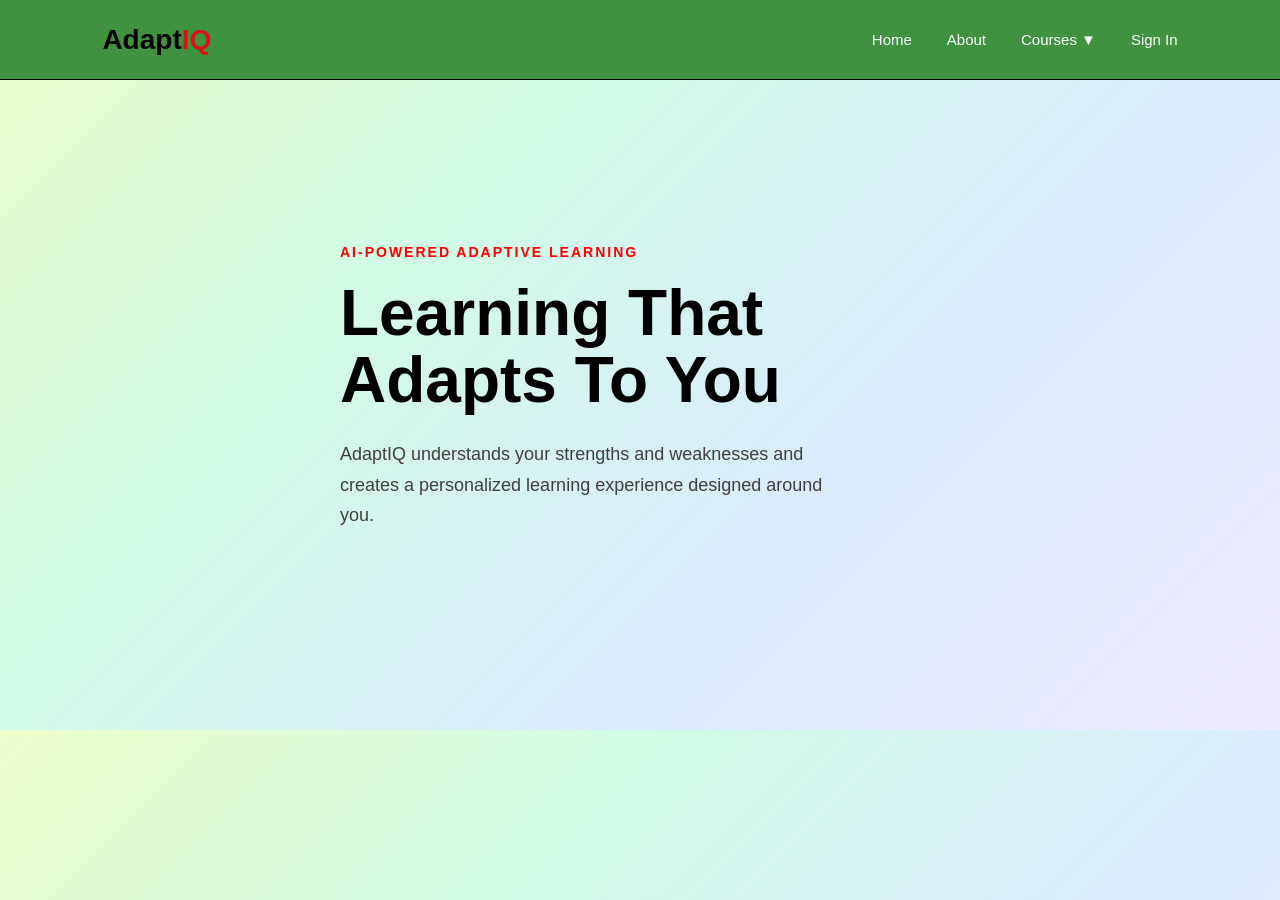
<file: index.html>
<!DOCTYPE html>
<html lang="en">

<head>
    <meta charset="UTF-8">
    <meta name="viewport" content="width=device-width, initial-scale=1.0">

    <title>AdaptIQ - AI-Powered Adaptive Learning</title>

    <link rel="stylesheet" href="./style.css">
</head>

<body>

    <!-- ================= NAVBAR ================= -->

    <header class="navbar">

    <div class="logo">
        Adapt<span>IQ</span>
    </div>

    <nav>

        <a href="index.html">Home</a>
         <a href="about.html">About</a>

        <div class="dropdown">

            <a href="">Courses ▼</a>

            <div class="dropdown-menu">
                <a href="javascript.html">javaScript Basics</a>
                <a href="html.html">HTML</a>
                <a href="css.html">CSS</a>
            </div>

        </div>
        

        <a href="signin.html">Sign In</a>


    </nav>

</header>

    <main>

        <!-- ================= HERO ================= -->

        <section class="hero">

            <div class="hero-content">

                <p class="small-title">
                    AI-POWERED ADAPTIVE LEARNING
                </p>

                <h1 >
                     Learning That
                    <span>Adapts To You</span>
                </h1>

                <p class="hero-description">
                    AdaptIQ understands your strengths and weaknesses
                    and creates a personalized learning experience
                    designed around you.
                </p>

            </div>
            </section>
    </main>


    <script src="script.js"></script>

</body>

</html>
</file>
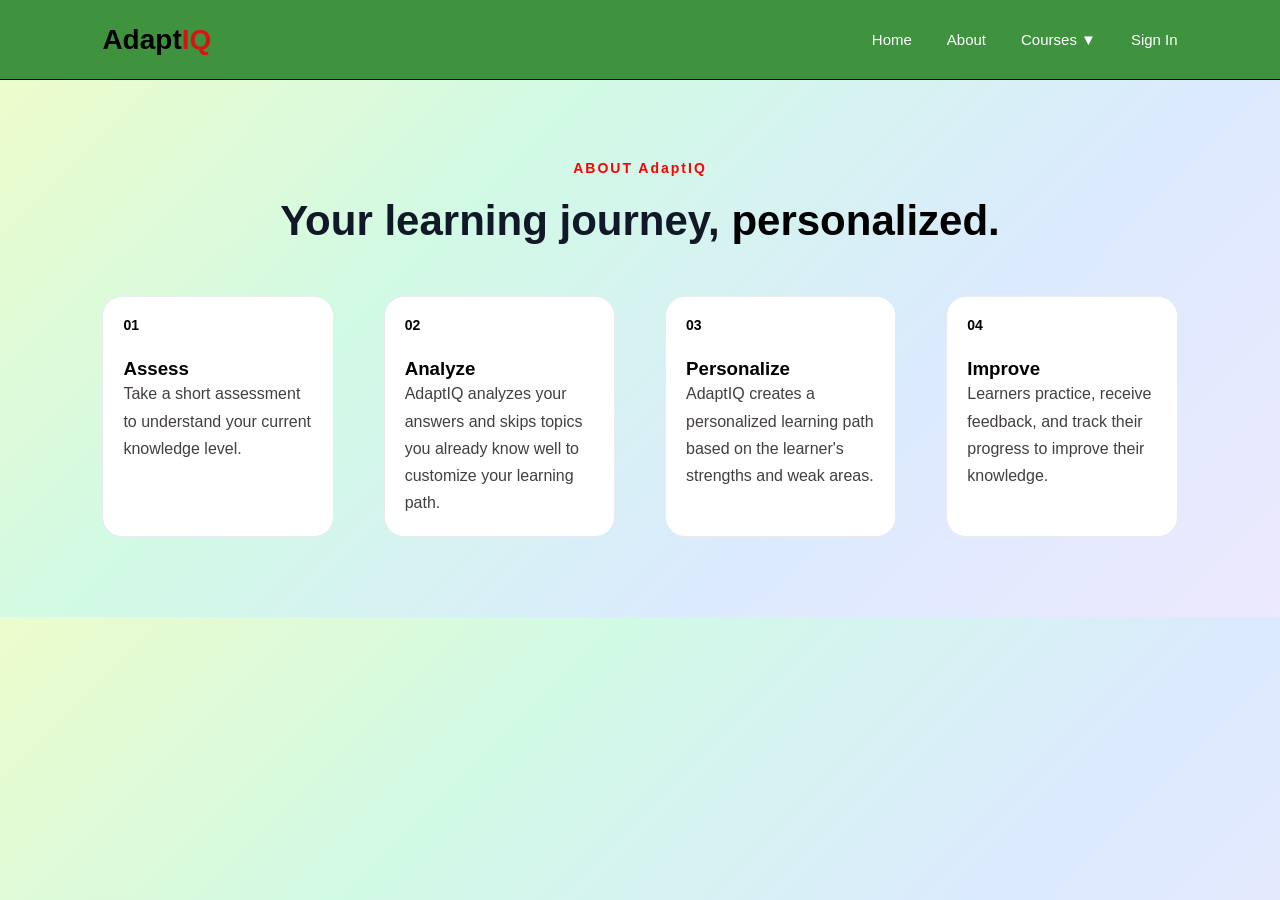
<file: about.html>
<!DOCTYPE html>
<html lang="en">

<head>
    <meta charset="UTF-8">
    <meta name="viewport" content="width=device-width, initial-scale=1.0">

    <title>AdaptIQ - About</title>

    <link rel="stylesheet" href="./style.css">
</head>

<body>

    <!-- ================= NAVBAR ================= -->

    <header class="navbar">

        <div class="logo">
            Adapt<span>IQ</span>
        </div>

        <nav>

            <a href="index.html">Home</a>

            <a href="about.html">About</a>

            <div class="dropdown">

                   <a href="">Courses ▼</a>

                <div class="dropdown-menu">
                    <a href="javascript.html">javascript Basics</a>
                    <a href="html.html">HTML</a>
                    <a href="css.html">CSS</a>
                </div>

            </div>

          

            <a href="signin.html">Sign In</a>

            

        </nav>

    </header>


    <!-- ================= ABOUT CONTENT ================= -->

    <section class="how-section">

        <div class="section-heading">

            <p class="small-title">
                ABOUT AdaptIQ
            </p>

            <h2>
                Your learning journey,
                <span>personalized.</span>
            </h2>

        </div>


        <div class="steps">

            <!-- STEP 01 -->

            <div class="step-card">

                <div class="step-number">
                    01
                </div>

                <h3>Assess</h3>

                <p>
                    Take a short assessment to understand
                    your current knowledge level.
                </p>

            </div>


            <!-- STEP 02 -->

            <div class="step-card">

                <div class="step-number">
                    02
                </div>

                <h3>Analyze</h3>

                <p>
                    AdaptIQ analyzes your answers and skips
                    topics you already know well to customize
                    your learning path.
                </p>

            </div>
            <div class="step-card">

                <div class="step-number">
                    03
                </div>
                <h3> Personalize</h3>
                <p>AdaptIQ creates a personalized learning path based on the learner's strengths and weak areas.</p>
                </div>
                <div class="step-card">
                    

                <div class="step-number">
                    04
                </div>
                <h3> Improve </h3>
                <p>Learners practice, receive feedback, and track their progress to improve their knowledge.</p>

        </div>

    </section>

</body>

</html>
</file>
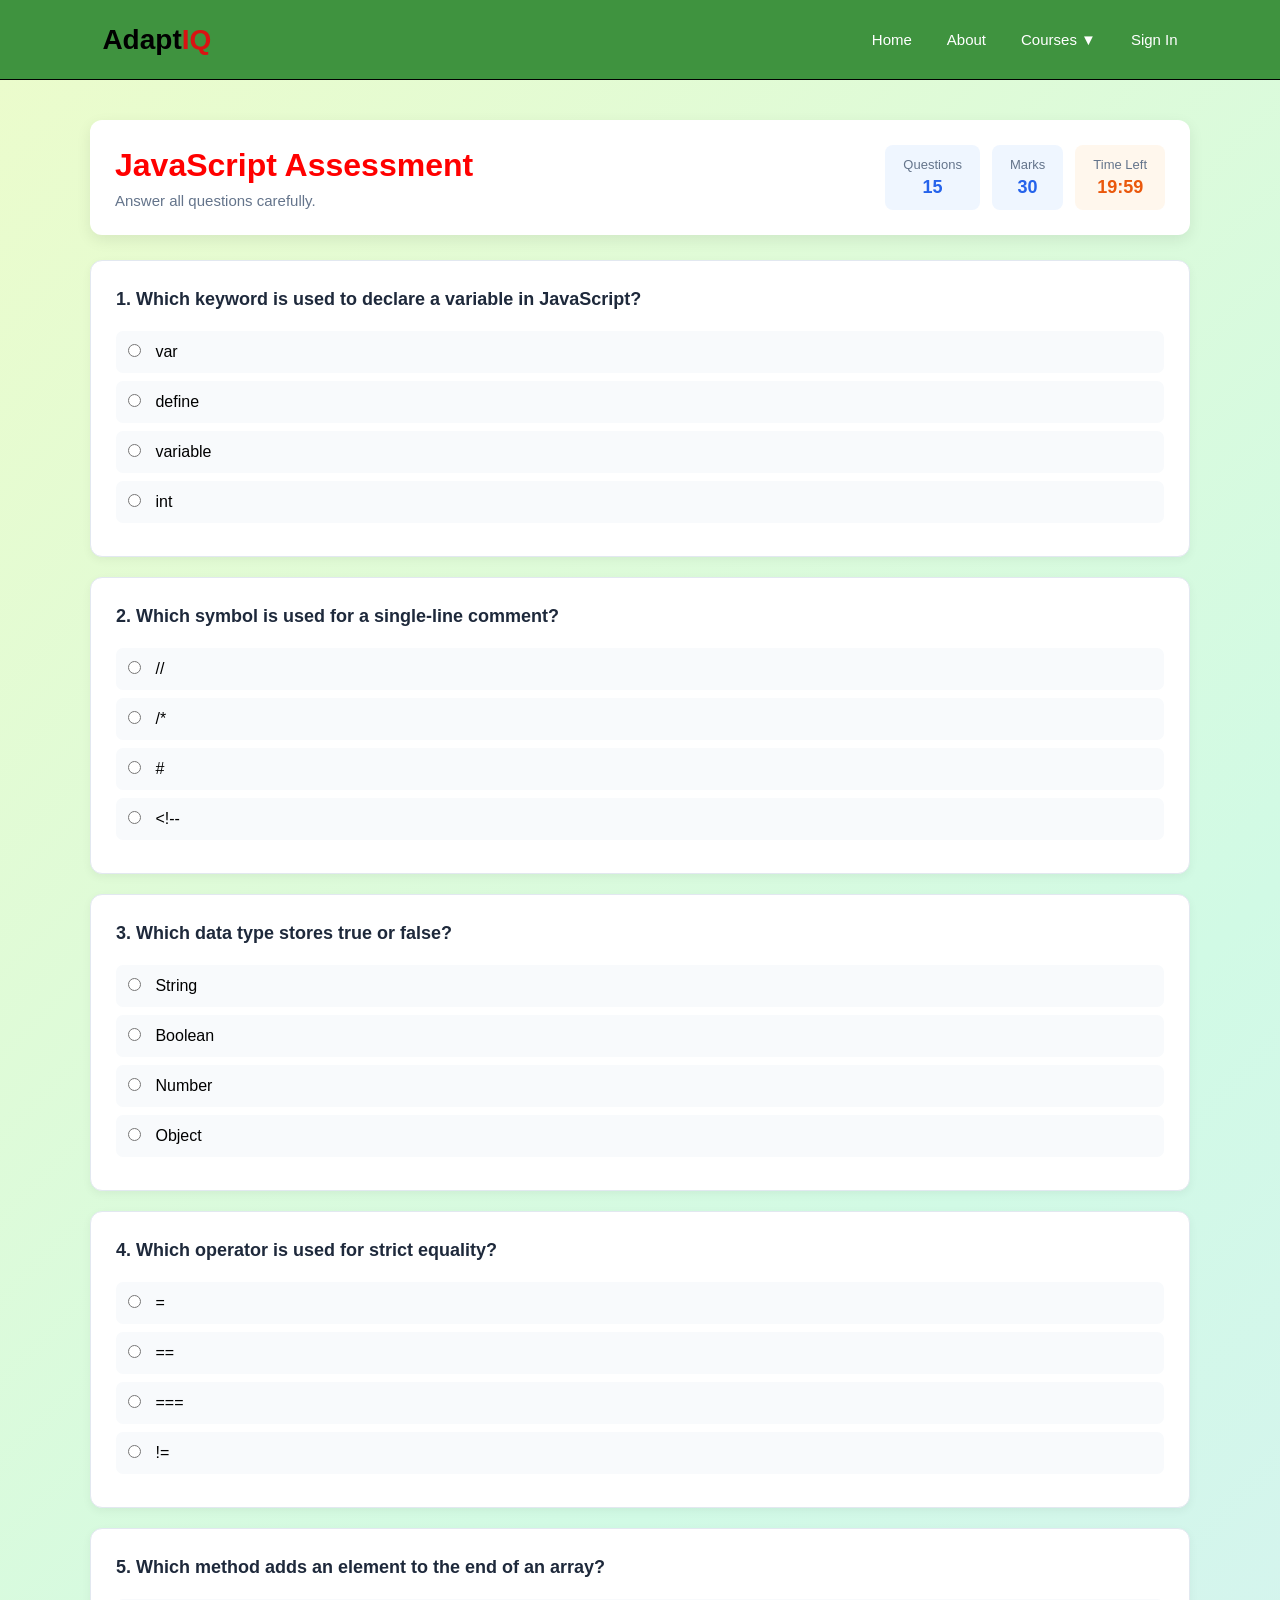
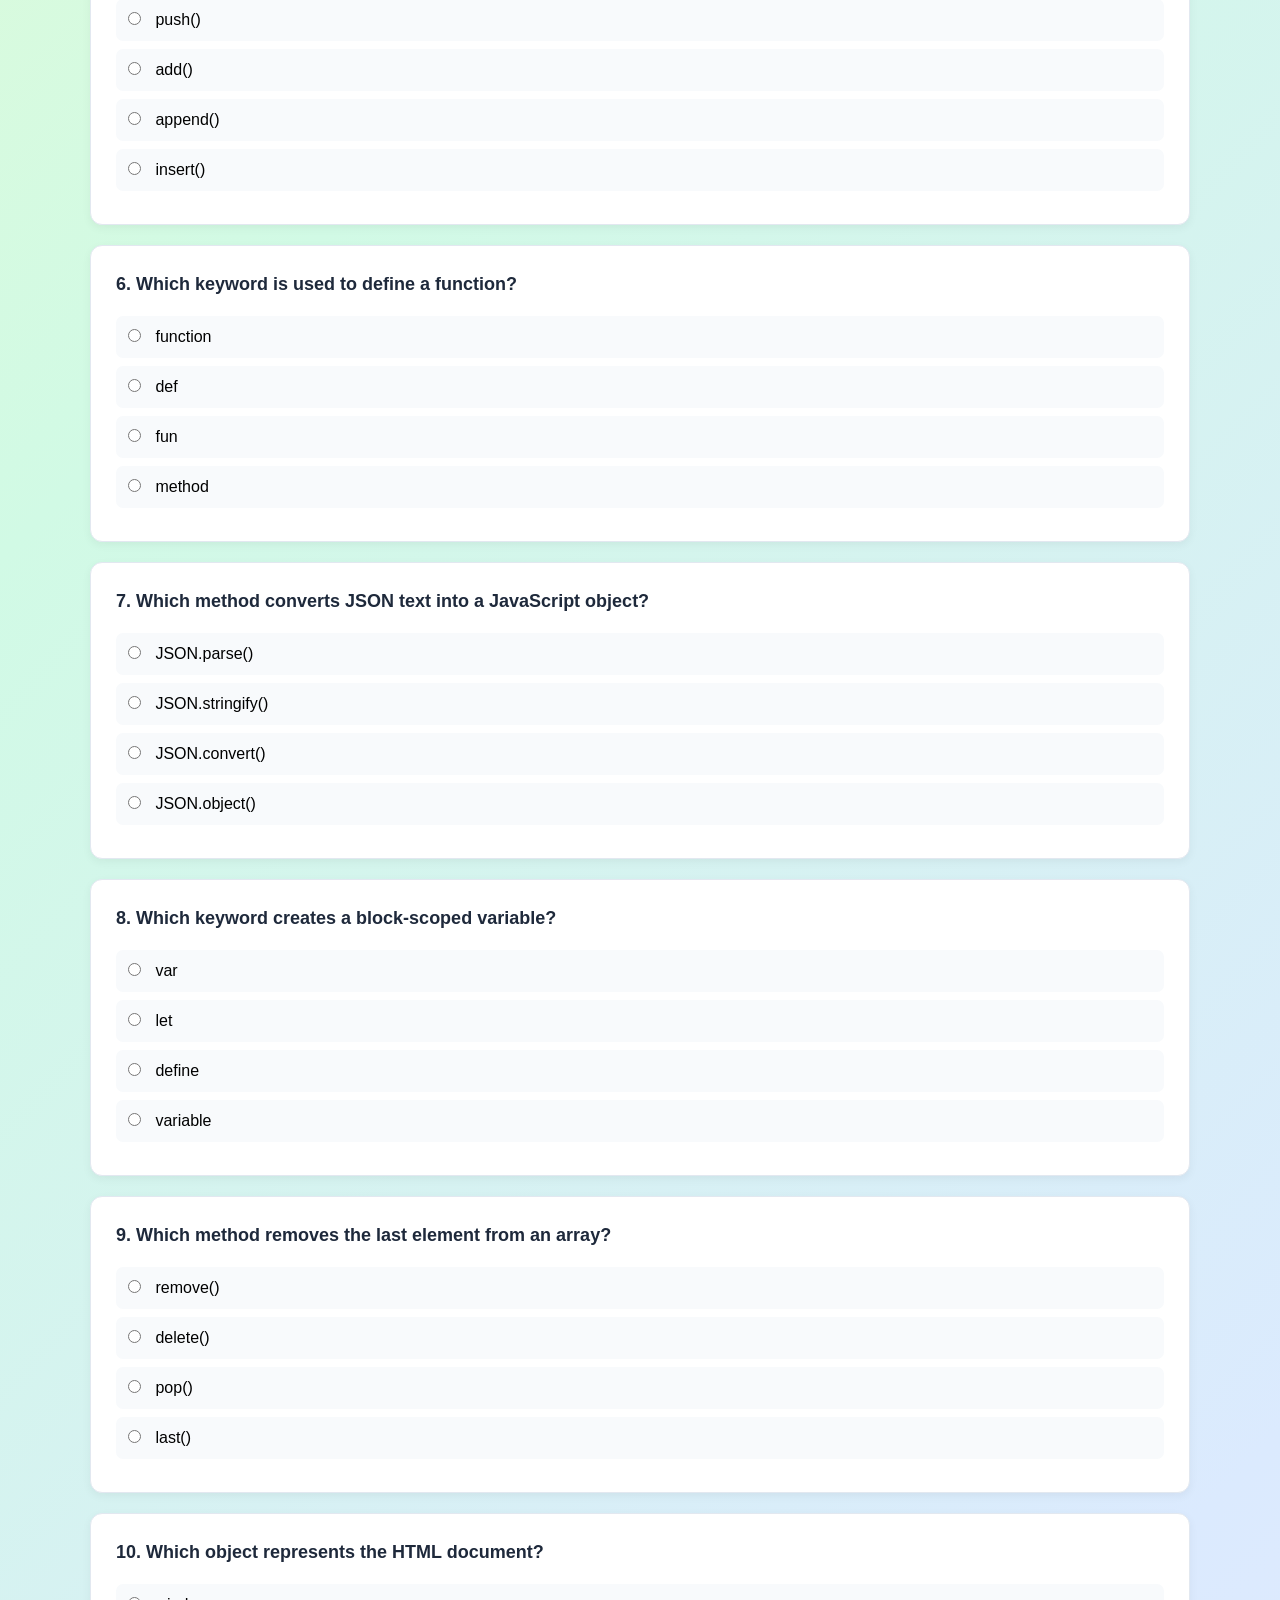
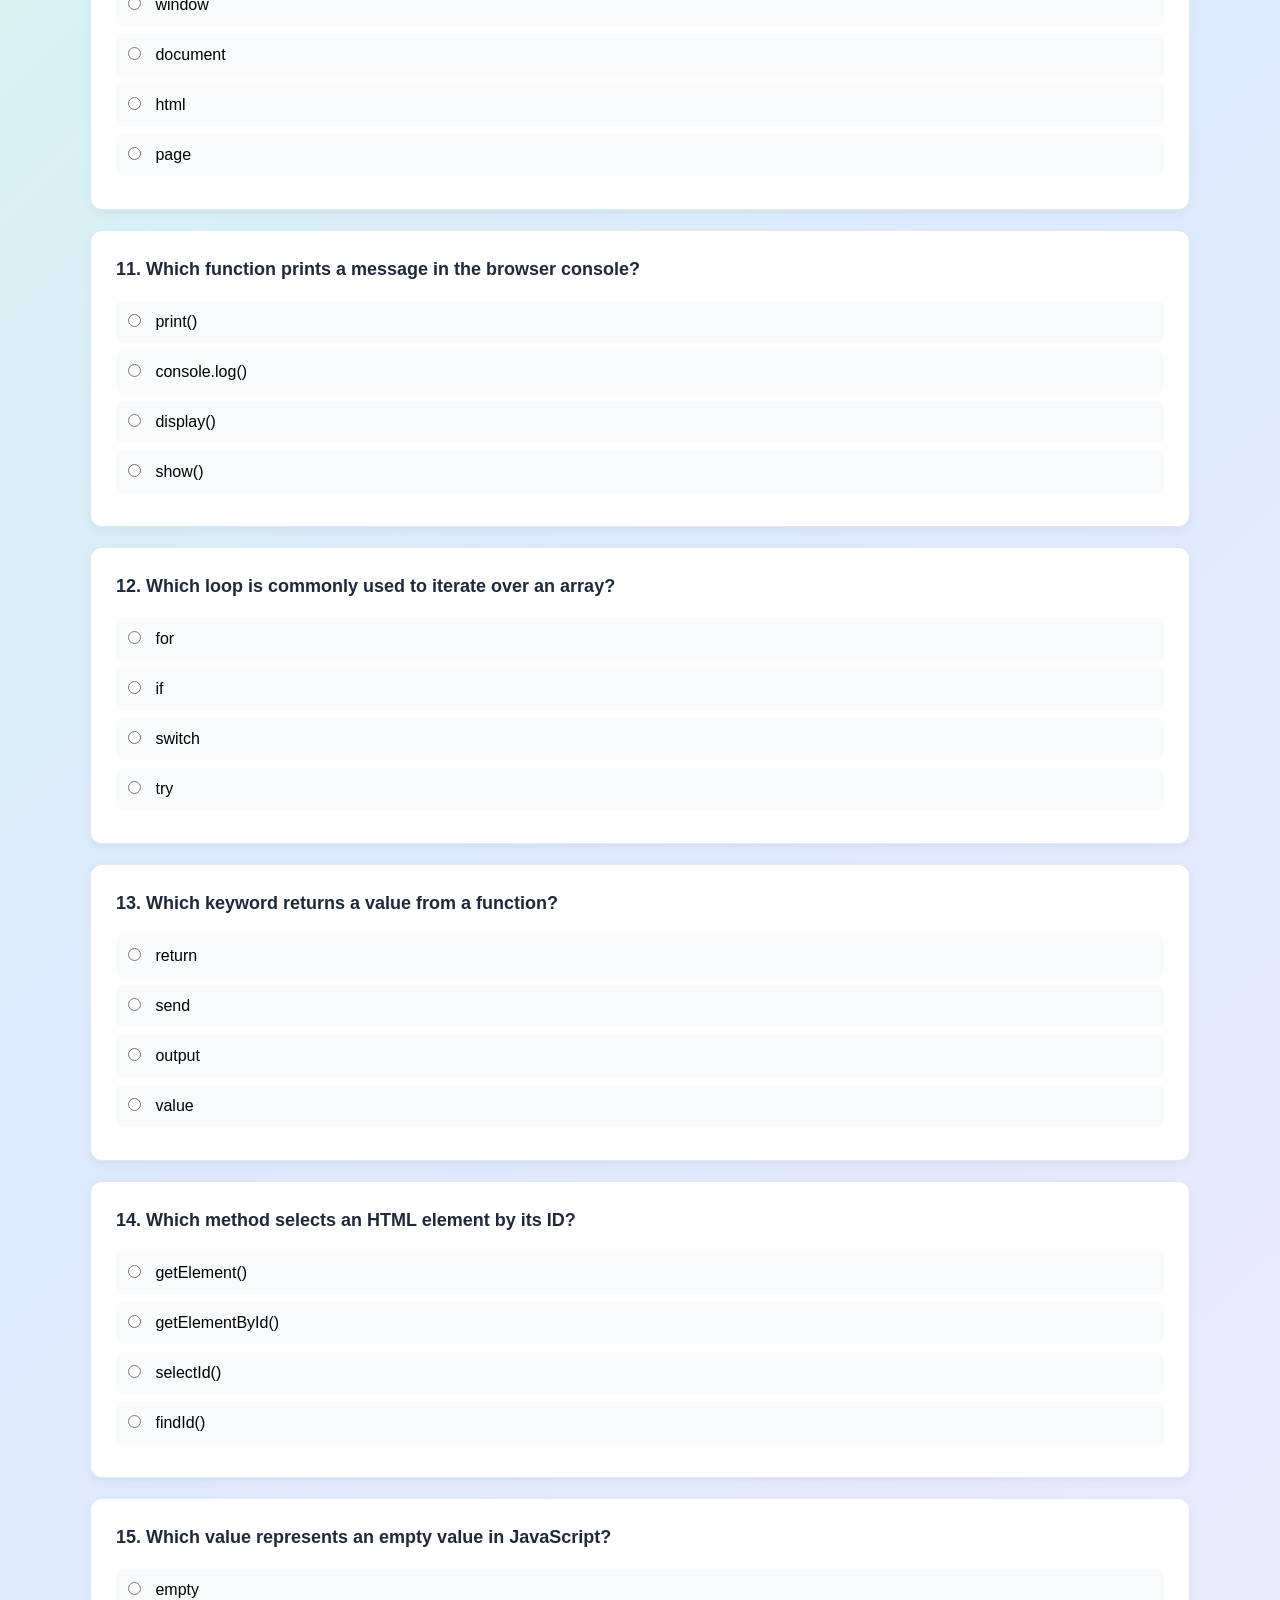
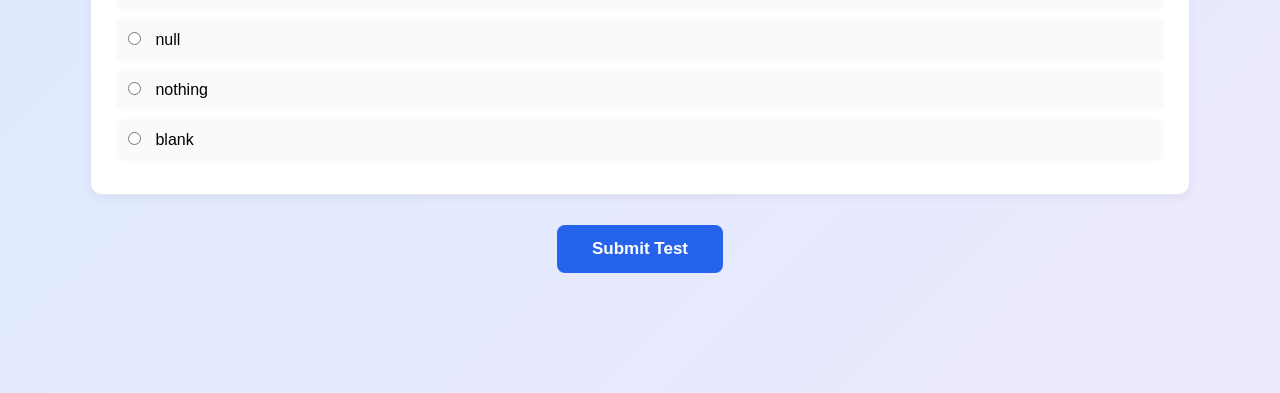
<file: javascript-test.html>
<!DOCTYPE html>
<html lang="en">

<head>
    <meta charset="UTF-8">
    <meta name="viewport" content="width=device-width, initial-scale=1.0">

    <title>JavaScript Assessment - AdaptIQ</title>

    <link rel="stylesheet" href="./style.css">
</head>

<body>

    <!-- ================= NAVBAR ================= -->

    <header class="navbar">

        <div class="logo">
            Adapt<span>IQ</span>
        </div>

        <nav>
            <a href="index.html">Home</a>
            <a href="about.html">About</a>

            <div class="dropdown">

                <a href="#">Courses ▼</a>

                <div class="dropdown-menu">
                    <a href="javascript.html">JavaScript Basics</a>
                    <a href="html.html">HTML</a>
                    <a href="css.html">CSS</a>
                </div>

            </div>

            <a href="signin.html">Sign In</a>

        </nav>

    </header>


    <!-- ================= TEST ================= -->

    <main class="test-container">

        <!-- Test Header -->

        <div class="test-top">

            <div>
                <h1>JavaScript Assessment</h1>

                <p>
                    Answer all questions carefully.
                </p>
            </div>

            <div class="test-info">

                <div>
                    <span>Questions</span>
                    <strong>15</strong>
                </div>

                <div>
                    <span>Marks</span>
                    <strong>30</strong>
                </div>

                <div class="timer-box">
                    <span>Time Left</span>
                    <strong id="timer">20:00</strong>
                </div>

            </div>

        </div>


        <!-- Questions -->

        <form id="testForm">


            <!-- Question 1 -->

            <div class="question-card">

                <h3>1. Which keyword is used to declare a variable in JavaScript?</h3>

                <label>
                    <input type="radio" name="q1" value="var">
                    var
                </label>

                <label>
                    <input type="radio" name="q1" value="define">
                    define
                </label>

                <label>
                    <input type="radio" name="q1" value="variable">
                    variable
                </label>

                <label>
                    <input type="radio" name="q1" value="int">
                    int
                </label>

            </div>


            <!-- Question 2 -->

            <div class="question-card">

                <h3>2. Which symbol is used for a single-line comment?</h3>

                <label>
                    <input type="radio" name="q2" value="//">
                    //
                </label>

                <label>
                    <input type="radio" name="q2" value="/*">
                    /*
                </label>

                <label>
                    <input type="radio" name="q2" value="#">
                    #
                </label>

                <label>
                    <input type="radio" name="q2" value="<!--">
                    &lt;!--
                </label>

            </div>


            <!-- Question 3 -->

            <div class="question-card">

                <h3>3. Which data type stores true or false?</h3>

                <label>
                    <input type="radio" name="q3" value="String">
                    String
                </label>

                <label>
                    <input type="radio" name="q3" value="Boolean">
                    Boolean
                </label>

                <label>
                    <input type="radio" name="q3" value="Number">
                    Number
                </label>

                <label>
                    <input type="radio" name="q3" value="Object">
                    Object
                </label>

            </div>


            <!-- Question 4 -->

            <div class="question-card">

                <h3>4. Which operator is used for strict equality?</h3>

                <label>
                    <input type="radio" name="q4" value="=">
                    =
                </label>

                <label>
                    <input type="radio" name="q4" value="==">
                    ==
                </label>

                <label>
                    <input type="radio" name="q4" value="===">
                    ===
                </label>

                <label>
                    <input type="radio" name="q4" value="!=">
                    !=
                </label>

            </div>


            <!-- Question 5 -->

            <div class="question-card">

                <h3>5. Which method adds an element to the end of an array?</h3>

                <label>
                    <input type="radio" name="q5" value="push">
                    push()
                </label>

                <label>
                    <input type="radio" name="q5" value="add">
                    add()
                </label>

                <label>
                    <input type="radio" name="q5" value="append">
                    append()
                </label>

                <label>
                    <input type="radio" name="q5" value="insert">
                    insert()
                </label>

            </div>


            <!-- Question 6 -->

            <div class="question-card">

                <h3>6. Which keyword is used to define a function?</h3>

                <label>
                    <input type="radio" name="q6" value="function">
                    function
                </label>

                <label>
                    <input type="radio" name="q6" value="def">
                    def
                </label>

                <label>
                    <input type="radio" name="q6" value="fun">
                    fun
                </label>

                <label>
                    <input type="radio" name="q6" value="method">
                    method
                </label>

            </div>


            <!-- Question 7 -->

            <div class="question-card">

                <h3>7. Which method converts JSON text into a JavaScript object?</h3>

                <label>
                    <input type="radio" name="q7" value="JSON.parse">
                    JSON.parse()
                </label>

                <label>
                    <input type="radio" name="q7" value="JSON.stringify">
                    JSON.stringify()
                </label>

                <label>
                    <input type="radio" name="q7" value="JSON.convert">
                    JSON.convert()
                </label>

                <label>
                    <input type="radio" name="q7" value="JSON.object">
                    JSON.object()
                </label>

            </div>


            <!-- Question 8 -->

            <div class="question-card">

                <h3>8. Which keyword creates a block-scoped variable?</h3>

                <label>
                    <input type="radio" name="q8" value="var">
                    var
                </label>

                <label>
                    <input type="radio" name="q8" value="let">
                    let
                </label>

                <label>
                    <input type="radio" name="q8" value="define">
                    define
                </label>

                <label>
                    <input type="radio" name="q8" value="variable">
                    variable
                </label>

            </div>


            <!-- Question 9 -->

            <div class="question-card">

                <h3>9. Which method removes the last element from an array?</h3>

                <label>
                    <input type="radio" name="q9" value="remove">
                    remove()
                </label>

                <label>
                    <input type="radio" name="q9" value="delete">
                    delete()
                </label>

                <label>
                    <input type="radio" name="q9" value="pop">
                    pop()
                </label>

                <label>
                    <input type="radio" name="q9" value="last">
                    last()
                </label>

            </div>


            <!-- Question 10 -->

            <div class="question-card">

                <h3>10. Which object represents the HTML document?</h3>

                <label>
                    <input type="radio" name="q10" value="window">
                    window
                </label>

                <label>
                    <input type="radio" name="q10" value="document">
                    document
                </label>

                <label>
                    <input type="radio" name="q10" value="html">
                    html
                </label>

                <label>
                    <input type="radio" name="q10" value="page">
                    page
                </label>

            </div>


            <!-- Question 11 -->

            <div class="question-card">

                <h3>11. Which function prints a message in the browser console?</h3>

                <label>
                    <input type="radio" name="q11" value="print">
                    print()
                </label>

                <label>
                    <input type="radio" name="q11" value="console.log">
                    console.log()
                </label>

                <label>
                    <input type="radio" name="q11" value="display">
                    display()
                </label>

                <label>
                    <input type="radio" name="q11" value="show">
                    show()
                </label>

            </div>


            <!-- Question 12 -->

            <div class="question-card">

                <h3>12. Which loop is commonly used to iterate over an array?</h3>

                <label>
                    <input type="radio" name="q12" value="for">
                    for
                </label>

                <label>
                    <input type="radio" name="q12" value="if">
                    if
                </label>

                <label>
                    <input type="radio" name="q12" value="switch">
                    switch
                </label>

                <label>
                    <input type="radio" name="q12" value="try">
                    try
                </label>

            </div>


            <!-- Question 13 -->

            <div class="question-card">

                <h3>13. Which keyword returns a value from a function?</h3>

                <label>
                    <input type="radio" name="q13" value="return">
                    return
                </label>

                <label>
                    <input type="radio" name="q13" value="send">
                    send
                </label>

                <label>
                    <input type="radio" name="q13" value="output">
                    output
                </label>

                <label>
                    <input type="radio" name="q13" value="value">
                    value
                </label>

            </div>


            <!-- Question 14 -->

            <div class="question-card">

                <h3>14. Which method selects an HTML element by its ID?</h3>

                <label>
                    <input type="radio" name="q14" value="getElement">
                    getElement()
                </label>

                <label>
                    <input type="radio" name="q14" value="getElementById">
                    getElementById()
                </label>

                <label>
                    <input type="radio" name="q14" value="selectId">
                    selectId()
                </label>

                <label>
                    <input type="radio" name="q14" value="findId">
                    findId()
                </label>

            </div>


            <!-- Question 15 -->

            <div class="question-card">

                <h3>15. Which value represents an empty value in JavaScript?</h3>

                <label>
                    <input type="radio" name="q15" value="empty">
                    empty
                </label>

                <label>
                    <input type="radio" name="q15" value="null">
                    null
                </label>

                <label>
                    <input type="radio" name="q15" value="nothing">
                    nothing
                </label>

                <label>
                    <input type="radio" name="q15" value="blank">
                    blank
                </label>

            </div>


            <!-- Submit Button -->

            <button  type="button" class="submit-test-btn" onclick="submitTest()" >
                Submit Test
            </button>

        </form>


        <!-- Result -->

        <div id="result-box" class="result-box">

            <h2>Assessment Completed!</h2>

            <p>
                Your Score:
                <strong id="score">0</strong> / 30
            </p>

            <p id="result-message"></p>

            <a href="javascript.html" class="back-btn">
                Back to JavaScript Course
            </a>

        </div>

    </main>
    <script>

    /* =========================
       TIMER
    ========================= */

    let timeLeft = 20 * 60;

    let timerInterval = setInterval(function () {

        let minutes = Math.floor(timeLeft / 60);

        let seconds = timeLeft % 60;

        if (seconds < 10) {
            seconds = "0" + seconds;
        }

        document.getElementById("timer").textContent =
            minutes + ":" + seconds;

        timeLeft--;

        if (timeLeft < 0) {

            clearInterval(timerInterval);

            alert("Time is over!");

            submitTest();

        }

    }, 1000);


    /* =========================
       SUBMIT TEST
    ========================= */

    function submitTest() {

    clearInterval(timerInterval);

    const answers = {
        q1: "var",
        q2: "//",
        q3: "Boolean",
        q4: "===",
        q5: "push",
        q6: "function",
        q7: "JSON.parse",
        q8: "let",
        q9: "pop",
        q10: "document",
        q11: "console.log",
        q12: "for",
        q13: "return",
        q14: "getElementById",
        q15: "null"
    };

    const questionConcepts = {
        q1: "Variables",
        q2: "Comments",
        q3: "Data Types",
        q4: "Operators",
        q5: "Arrays",
        q6: "Functions",
        q7: "JSON",
        q8: "Variables",
        q9: "Arrays",
        q10: "DOM",
        q11: "Console",
        q12: "Loops",
        q13: "Functions",
        q14: "DOM",
        q15: "Data Types"
    };

    let score = 0;

    let concepts = {};

    // Create concept list
    for (let question in questionConcepts) {

        let concept = questionConcepts[question];

        if (!concepts[concept]) {
            concepts[concept] = {
                correct: 0,
                total: 0
            };
        }

        concepts[concept].total++;
    }

    // Check answers
    for (let question in answers) {

        let selectedAnswer = document.querySelector(
            'input[name="' + question + '"]:checked'
        );

        let concept = questionConcepts[question];

        if (
            selectedAnswer &&
            selectedAnswer.value === answers[question]
        ) {
            score = score + 2;
            concepts[concept].correct++;
        }
    }

    let strongConcepts = [];
    let practiceConcepts = [];
    let weakConcepts = [];

    // Classify concepts
    for (let concept in concepts) {

        let correct = concepts[concept].correct;
        let total = concepts[concept].total;

        let percentage = (correct / total) * 100;

        if (percentage === 100) {

            strongConcepts.push(concept);

        } else if (percentage >= 50) {

            practiceConcepts.push(concept);

        } else {

            weakConcepts.push(concept);
        }
    }

    // Feedback
    let feedback = "";

    if (score === 30) {

        feedback =
            "Excellent! You answered all questions correctly. " +
            "You have a strong understanding of the JavaScript concepts.";

    } else if (score >= 24) {

        feedback =
            "Very good performance! You understand most JavaScript concepts. " +
            "Practice the weak areas to improve further.";

    } else if (score >= 16) {

        feedback =
            "Good attempt! You understand some JavaScript concepts, " +
            "but you should practice the weaker areas more.";

    } else {

        feedback =
            "You need more practice. Focus on the weak concepts " +
            "and try the assessment again.";
    }

    // Store result
    const resultData = {

        score: score,

        totalMarks: 30,

        strongConcepts: strongConcepts,

        weakConcepts: weakConcepts,

        practiceConcepts: practiceConcepts,

        feedback: feedback
    };

    localStorage.setItem(
        "resultData",
        JSON.stringify(resultData)
    );

    // Open result page
    window.location.href = "result.html";
}

</script>
    
</body>

</html>
</file>
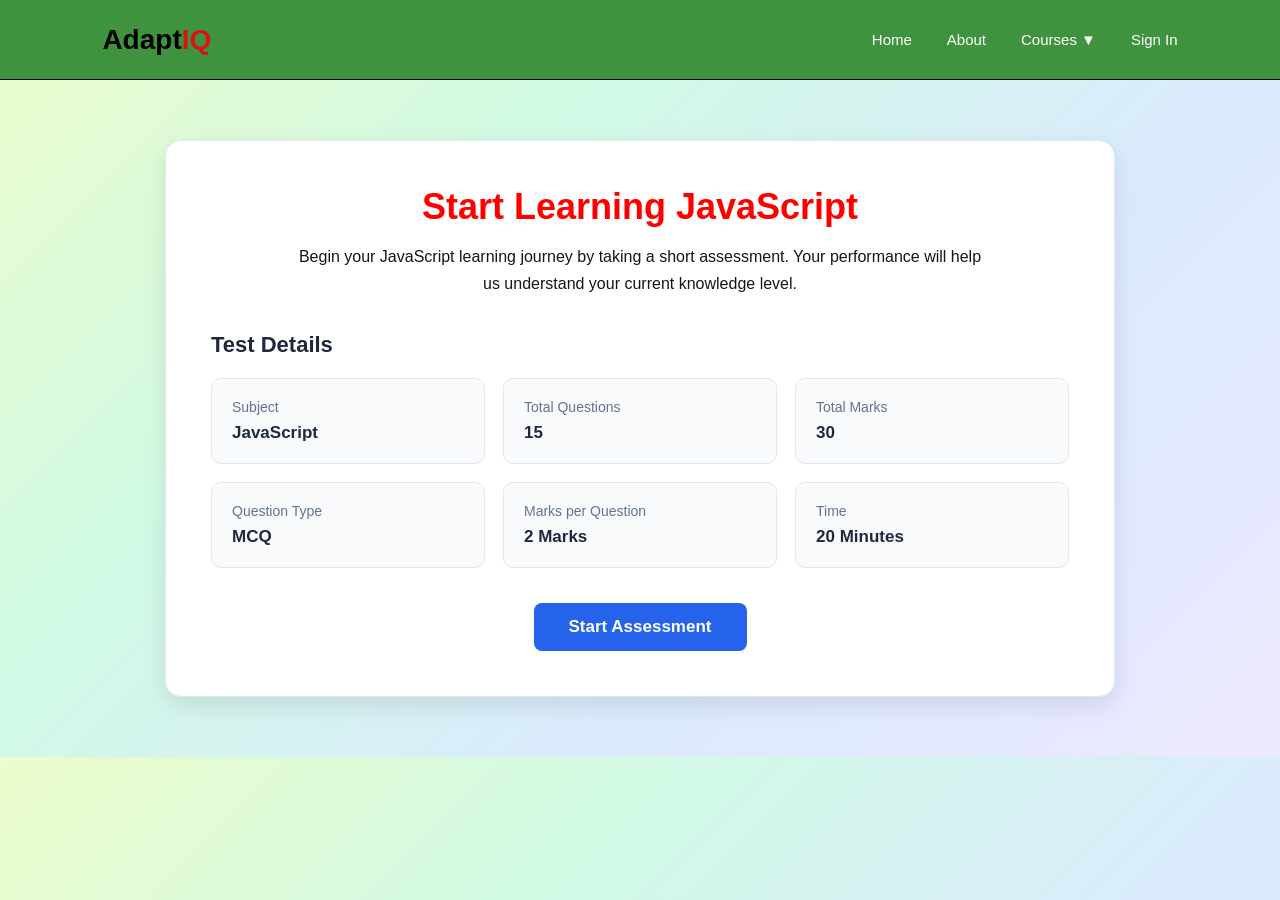
<file: javascript.html>
<!DOCTYPE html>
<html lang="en">

<head>
    <meta charset="UTF-8">
    <meta name="viewport" content="width=device-width, initial-scale=1.0">

    <title>AdaptIQ - JavaScript Assessment</title>

    <link rel="stylesheet" href="./style.css">
</head>

<body>


    <!-- ================= NAVBAR ================= -->

    <header class="navbar">

        <div class="logo">
            Adapt<span>IQ</span>
        </div>

        <nav>

            <a href="index.html">Home</a>

            <a href="about.html">About</a>

            <div class="dropdown">

                <a href="">Courses ▼</a>

                <div class="dropdown-menu">

                    <a href="javascript.html">JavaScript Basics</a>
                    <a href="html.html">HTML</a>
                    <a href="css.html">CSS</a>

                </div>

            </div>

            

            <a href="signin.html">Sign In</a>

        </nav>

    </header>



    <!-- ================================================= -->
    <!-- ASSESSMENT DETAILS -->
    <!-- ================================================= -->

    <section class="assessment-container">

        <div class="assessment-card" id="assessment-card">

            <h1>Start Learning JavaScript</h1>

            <p class="intro">

                Begin your JavaScript learning journey by taking a short
                assessment. Your performance will help us understand your
                current knowledge level.

            </p>


            <h2>Test Details</h2>


            <div class="test-details">

                <div>
                    <span>Subject</span>
                    <strong>JavaScript</strong>
                </div>

                <div>
                    <span>Total Questions</span>
                    <strong>15</strong>
                </div>

                <div>
                    <span>Total Marks</span>
                    <strong>30</strong>
                </div>

                <div>
                    <span>Question Type</span>
                    <strong>MCQ</strong>
                </div>

                <div>
                    <span>Marks per Question</span>
                    <strong>2 Marks</strong>
                </div>

                <div>
                    <span>Time</span>
                    <strong>20 Minutes</strong>
                </div>

            </div>


            <!-- IMPORTANT -->
            <!-- This is now a BUTTON, NOT a link -->

            <a href="javascript-test.html" class="start-assessment-btn">
    Start Assessment
</a>

        </div>

</body>

</html>
</file>
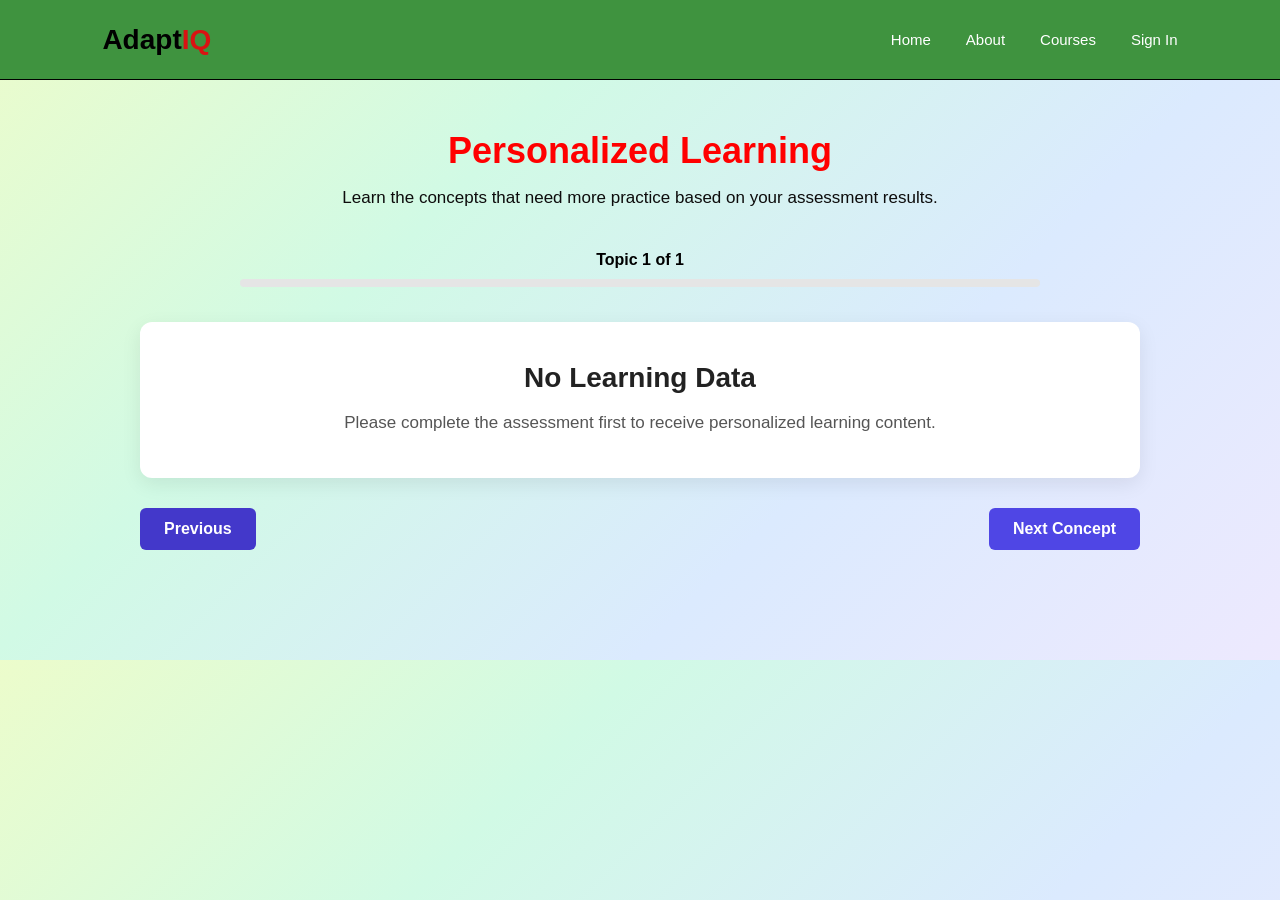
<file: learning.html>
<!DOCTYPE html>
<html lang="en">

<head>

    <meta charset="UTF-8">
    <meta name="viewport" content="width=device-width, initial-scale=1.0">

    <title>Personalized Learning - AdaptIQ</title>

    <link rel="stylesheet" href="style.css">

</head>

<body>

    <!-- Navigation -->

    <header class="navbar">

        <div class="logo">
            Adapt<span>IQ</span>
        </div>

        <nav>

            <a href="index.html">Home</a>

            <a href="about.html">About</a>

            <div class="dropdown">

                <a href="#">Courses</a>

                <div class="dropdown-menu">

                    <a href="javascript.html">JavaScript Basics</a>
                    <a href="html.html">HTML</a>
                    <a href="css.html">CSS</a>

                </div>

            </div>

         

            <a href="signin.html">Sign In</a>

        </nav>

    </header>


    <!-- Main Learning Area -->

    <main class="learning-container">


        <!-- Page Heading -->

        <section class="learning-header">

            <h1>Personalized Learning</h1>

            <p>
                Learn the concepts that need more practice
                based on your assessment results.
            </p>

        </section>


        <!-- Progress -->

        <section class="learning-progress">

            <p id="progressText">
                Topic 1 of 1
            </p>

            <div class="progress-bar">

                <div
                    id="progressFill"
                    class="progress-fill">
                </div>

            </div>

        </section>


        <!-- Learning Content -->

        <section id="learningContent">

        </section>


        <!-- Navigation Buttons -->

        <div class="learning-navigation">

            <button
                id="previousBtn"
                class="learning-btn secondary-btn"
                onclick="previousTopic()">

                Previous

            </button>


            <button
                id="nextBtn"
                class="learning-btn primary-btn"
                onclick="nextTopic()">

                Next Concept

            </button>

        </div>


        <!-- Completed Section -->

        <section
            id="finishSection"
            class="finish-section">

            <h2>Learning Completed</h2>

            <p>
                You have completed all the recommended
                learning topics.
            </p>


            <div class="finish-buttons">

                <button
                    class="learning-btn primary-btn"
                    onclick="goToTest()">

                    Take Assessment Again

                </button>


                <button
                    class="learning-btn secondary-btn"
                    onclick="goToCourse()">

                    Back to Course

                </button>

            </div>

        </section>

    </main>


    <script src="learning.js"></script>

</body>

</html>
</file>
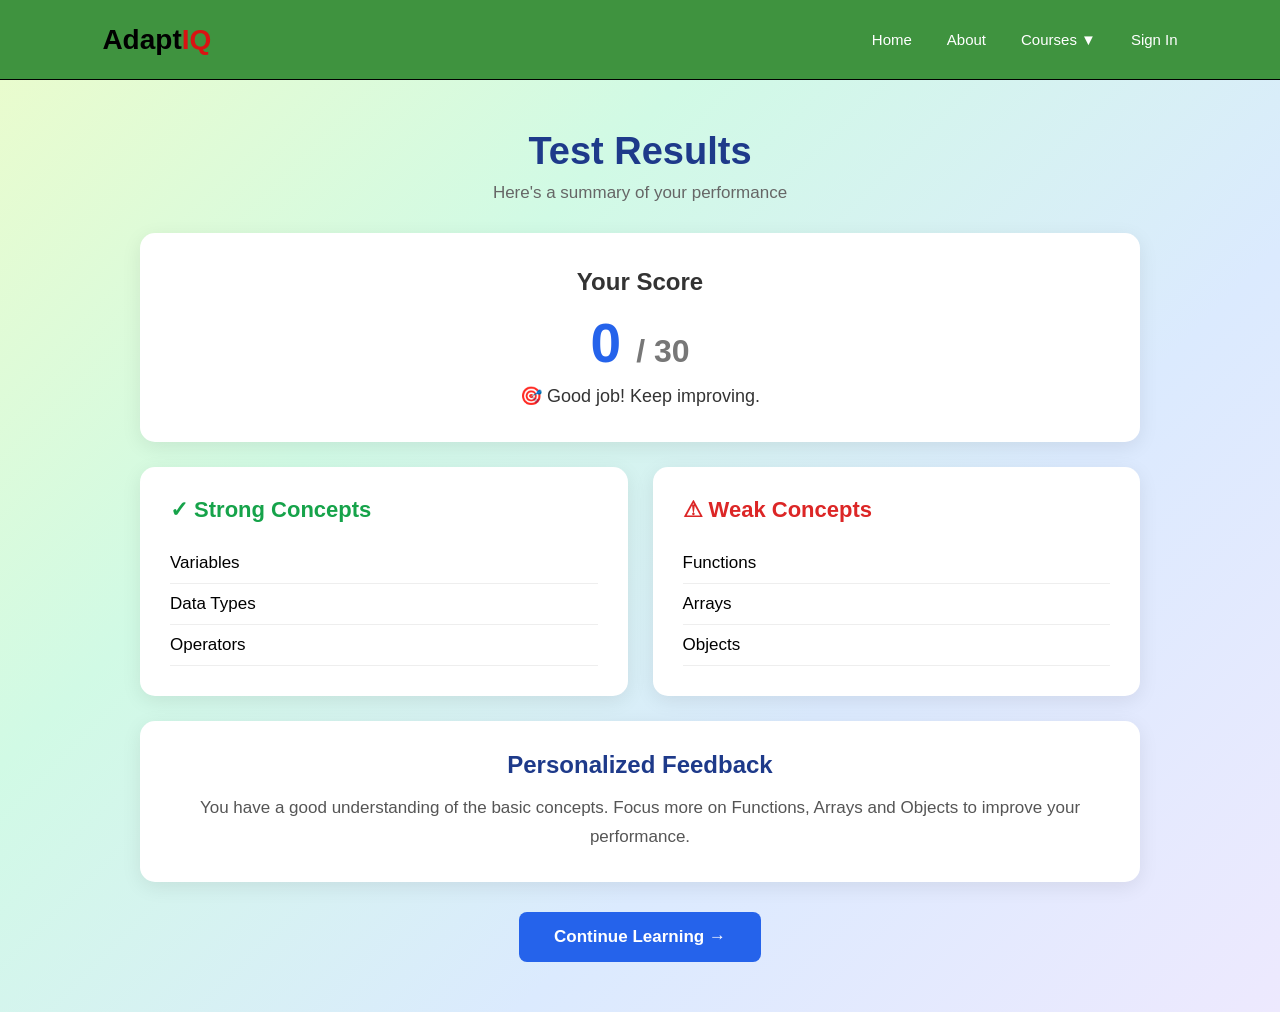
<file: result.html>
<!DOCTYPE html>
<html lang="en">

<head>
    <meta charset="UTF-8">
    <meta name="viewport" content="width=device-width, initial-scale=1.0">

    <title>JavaScript Assessment - AdaptIQ</title>

    <link rel="stylesheet" href="./style.css">
</head>

<body>

    <!-- ================= NAVBAR ================= -->

    <header class="navbar">

        <div class="logo">
            Adapt<span>IQ</span>
        </div>

        <nav>
            <a href="index.html">Home</a>
            <a href="about.html">About</a>

            <div class="dropdown">

                <a href="#">Courses ▼</a>

                <div class="dropdown-menu">
                    <a href="javascript.html">JavaScript Basics</a>
                    <a href="html.html">HTML</a>
                    <a href="css.html">CSS</a>
                </div>

            </div>

            
            <a href="signin.html">Sign In</a>

        </nav>

    </header>



    <!-- ================= RESULT SECTION ================= -->

    <main class="result-container">

        <h1>Test Results</h1>

        <p class="subtitle">
            Here's a summary of your performance
        </p>


        <!-- SCORE CARD -->
<div class="score-card">

    <h2>Your Score</h2>

    <div class="score">
        <span id="score">0</span>
        <span class="total">/ 30</span>
    </div>

    <p>🎯 Good job! Keep improving.</p>

</div>
        


        <!-- CONCEPTS -->

        <div class="concept-container">

            <!-- STRONG CONCEPTS -->

            <div class="concept-card strong">

                <h2>✓ Strong Concepts</h2>

                <ul id="strongConcepts">

                    <li>Variables</li>
                    <li>Data Types</li>
                    <li>Operators</li>

                </ul>

            </div>


            <!-- WEAK CONCEPTS -->

            <div class="concept-card weak">

                <h2>⚠ Weak Concepts</h2>

                <ul id="weakConcepts">

                    <li>Functions</li>
                    <li>Arrays</li>
                    <li>Objects</li>

                </ul>

            </div>

        </div>


        <!-- PERSONALIZED FEEDBACK -->

        <div class="personalized-card">

            <h2>Personalized Feedback</h2>

            <p id="personalizedFeedback">

                You have a good understanding of the basic
                concepts. Focus more on Functions, Arrays
                and Objects to improve your performance.

            </p>

        </div>


        <!-- CONTINUE LEARNING -->

        <button class="continue-btn"
            onclick="continueLearning()">

            Continue Learning →

        </button>

    </main>
<script>

document.addEventListener("DOMContentLoaded", function () {

    // ==========================================
    // GET SAVED RESULT
    // ==========================================

    const savedResult = localStorage.getItem("resultData");

    if (!savedResult) {
        console.log("No result data found.");
        return;
    }

    const resultData = JSON.parse(savedResult);


    // ==========================================
    // GET HTML ELEMENTS
    // ==========================================

    const scoreElement =
        document.getElementById("score");

    const strongConceptsElement =
        document.getElementById("strongConcepts");

    const weakConceptsElement =
        document.getElementById("weakConcepts");

    const feedbackElement =
        document.getElementById("personalizedFeedback");


    // ==========================================
    // SCORE
    // ==========================================

    const score = Number(resultData.score);

    const totalMarks =
        Number(resultData.totalMarks) || 30;


    // Only put the number in the score span
    // because /30 already exists in HTML.

    scoreElement.textContent = score;


    // ==========================================
    // GET CONCEPT DATA
    // ==========================================

    let strongConcepts =
        Array.isArray(resultData.strongConcepts)
            ? resultData.strongConcepts
            : [];

    let weakConcepts =
        Array.isArray(resultData.weakConcepts)
            ? resultData.weakConcepts
            : [];

    let practiceConcepts =
        Array.isArray(resultData.practiceConcepts)
            ? resultData.practiceConcepts
            : [];


    // ==========================================
    // FULL MARKS FIX
    // ==========================================

    if (score === totalMarks) {

        // Full marks means no weak topics
        weakConcepts = [];

        // No topics need practice
        practiceConcepts = [];

        // If strong topics were not saved,
        // show all concepts as strong.

        if (strongConcepts.length === 0) {

            strongConcepts = [
                "Variables",
                "Comments",
                "Data Types",
                "Operators",
                "Arrays",
                "Functions",
                "JSON",
                "DOM",
                "Console",
                "Loops"
            ];

        }

    }


    // ==========================================
    // STRONG CONCEPTS
    // ==========================================

    strongConceptsElement.innerHTML = "";

    if (strongConcepts.length === 0) {

        const item =
            document.createElement("li");

        item.textContent =
            "No strong concepts identified.";

        strongConceptsElement.appendChild(item);

    } else {

        strongConcepts.forEach(function (concept) {

            const item =
                document.createElement("li");

            item.textContent =
                "✓ " + concept;

            strongConceptsElement.appendChild(item);

        });

    }


    // ==========================================
    // WEAK CONCEPTS
    // ==========================================

    weakConceptsElement.innerHTML = "";

    if (weakConcepts.length === 0) {

        const item =
            document.createElement("li");

        item.textContent =
            "✓ No weak topics";

        weakConceptsElement.appendChild(item);

    } else {

        weakConcepts.forEach(function (concept) {

            const item =
                document.createElement("li");

            item.textContent =
                "⚠ " + concept;

            weakConceptsElement.appendChild(item);

        });

    }


    // ==========================================
    // PERSONALIZED FEEDBACK
    // ==========================================

    if (score === totalMarks) {

        feedbackElement.textContent =
            "Excellent performance! You answered all " +
            "questions correctly and demonstrated a strong " +
            "understanding of the JavaScript concepts. " +
            "You are ready to move to more advanced topics.";

    }

    else if (score >= 24) {

        feedbackElement.textContent =
            "Very good performance! You have a strong " +
            "understanding of JavaScript. Focus on the " +
            "remaining areas to improve further.";

    }

    else if (score >= 16) {

        if (weakConcepts.length > 0) {

            feedbackElement.textContent =
                "Good attempt! You understand many concepts. " +
                "Focus more on " +
                weakConcepts.join(", ") +
                " to improve your performance.";

        } else {

            feedbackElement.textContent =
                "Good attempt! Continue practicing JavaScript " +
                "to strengthen your understanding.";

        }

    }

    else {

        if (weakConcepts.length > 0) {

            feedbackElement.textContent =
                "You need more practice. Focus on " +
                weakConcepts.join(", ") +
                " and try the assessment again.";

        } else {

            feedbackElement.textContent =
                "Keep practicing JavaScript fundamentals " +
                "and try the assessment again.";

        }

    }

});


// ==========================================
// CONTINUE LEARNING
// ==========================================

function continueLearning() {

    window.location.href = "learning.html";

}

</script>

</body>

</html>
</file>
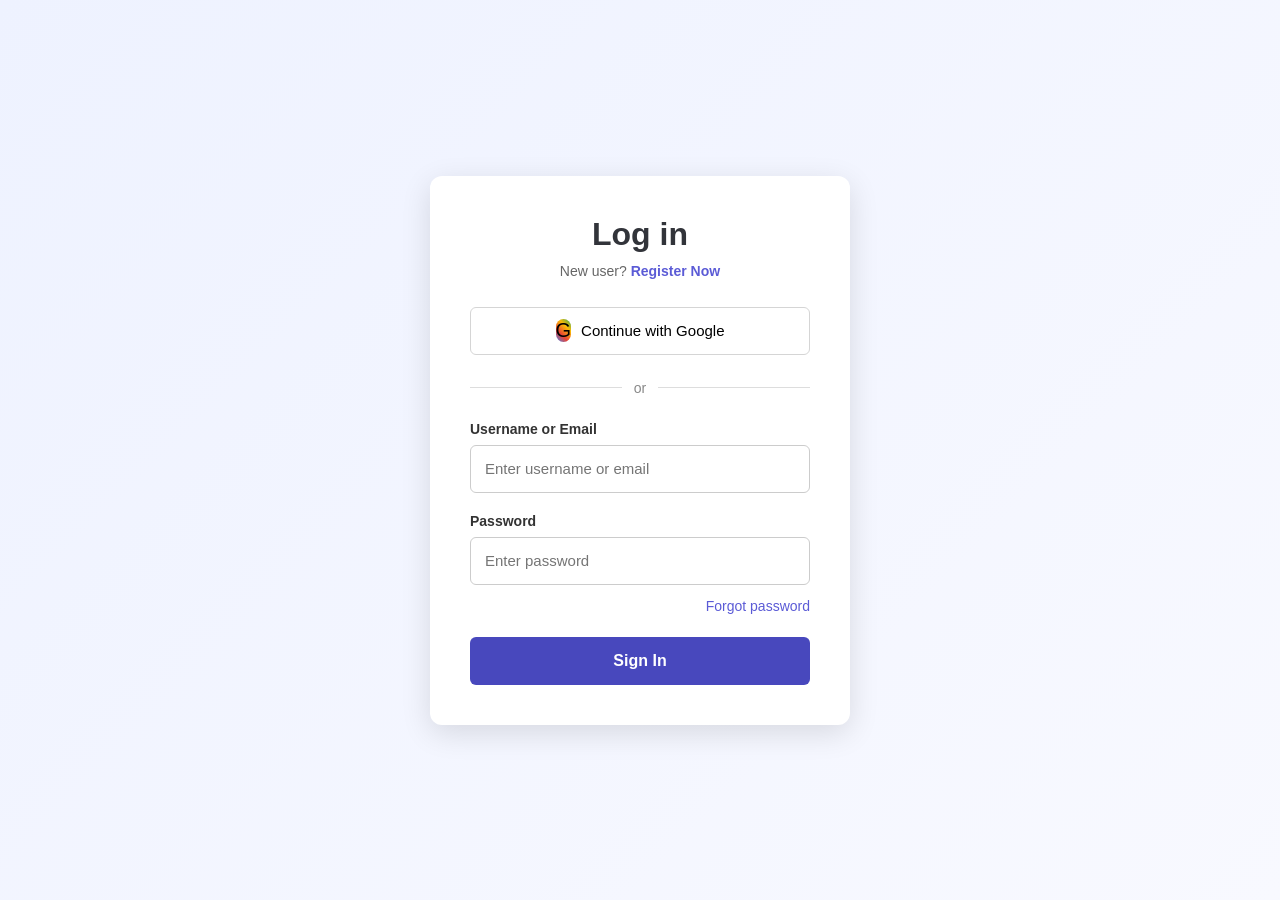
<file: signin.html>
<!DOCTYPE html>
<html lang="en">

<head>
    <meta charset="UTF-8">
    <meta name="viewport" content="width=device-width, initial-scale=1.0">

    <title>Log in - AdaptIQ</title>

    <link rel="stylesheet" href="signin.css">
</head>

<body>

    <div class="login-container">

        <h1>Log in</h1>

        <p class="register-text">
            New user?
            <a href="signup.html">Register Now</a>
        </p>


        <!-- Google Login -->

        <button class="google-btn" type="button">
            <span class="google-icon">G</span>
            Continue with Google
        </button>


        <!-- OR -->

        <div class="divider">
            <span>or</span>
        </div>


        <!-- Login Form -->

        <form id="loginForm">

            <div class="input-group">

                <label for="username">
                    Username or Email
                </label>

                <input
                    type="text"
                    id="username"
                    placeholder="Enter username or email"
                    required
                >

            </div>


            <div class="input-group">

                <label for="password">
                    Password
                </label>

                <input
                    type="password"
                    id="password"
                    placeholder="Enter password"
                    required
                >

            </div>


            <div class="forgot-password">

                <a href="#">
                    Forgot password
                </a>

            </div>


            <button class="signin-btn" type="submit">
                Sign In
            </button>

        </form>
</file>
<file: style.css>
* {
    margin: 0;
    padding: 0;
    box-sizing: border-box;
}

body {
    font-family: Arial, sans-serif;

    background: linear-gradient(
        135deg,
        #ecfccb,
        #d1fae5,
        #dbeafe,
        #ede9fe
    );
}
/* =========================
   NAVBAR
========================= */

.navbar {
    height: 80px;

    display: flex;
    align-items: center;
    justify-content: space-between;

    padding: 0 8%;

    background: rgb(63, 147, 63);
    border-bottom: 1px solid black;
}
.dropdown {
    position: relative;
}
.dropdown-menu{
    display: none;
    position: absolute;
    top: 100%;
    left: 0px;
    background-color: white;
    width: 160px;
     box-shadow: 0 4px 10px rgba(0, 0, 0, 0.1);
    z-index: 1000;
}
.dropdown-menu a {
    display: block;
    color: black;
    padding: 12px;
}
.dropdown:hover .dropdown-menu {
    display: block;
}
.dropdown-menu a:hover {
    background-color: #ddd;
}


.logo {
    font-size: 28px;
    font-weight: 700;
}

.logo span {
    color: rgb(217, 18, 18);
}

nav {
    display: flex;
    gap: 35px;
}

nav a {
    text-decoration: none;
    color: white;
    font-size: 15px;
}

nav a:hover {
    color: red;
}


/* =========================
   HERO
========================= */

.hero {
    min-height: 650px;

    display: flex;
    align-items: center;
    justify-content: center;

    gap: 80px;

    padding: 80px 8%;
}

.hero-content {
    max-width: 600px;
}

.small-title {
    color: red;

    font-size: 20px;
    font-weight: 700;

    letter-spacing: 2px;

    margin-bottom: 20px;
}

.hero h1 {
    font-size: 64px;
    line-height: 1.05;
    color: black;
    margin-bottom: 25px;
}

.hero h1 span {
    color: black;
}

.hero-description {
    font-size: 18px;
    line-height: 1.7;

    color: rgb(68, 63, 63);

    margin-bottom: 35px;

    max-width: 520px;
}

/* //how works */
.how-section {
    min-height: 500px;
    padding: 80px 8%;
    background: linear-gradient(
    135deg,
    #ecfccb,
    #d1fae5,
    #dbeafe,
    #ede9fe
);
    display: flex;
    flex-direction: column;
    justify-content: center;
}

/* Section heading */

.section-heading {
    max-width: 800px;
    margin: 0 auto 50px;
    text-align: center;
}

/* Small title */

.small-title {
    font-size: 14px;
    font-weight: 700;
    letter-spacing: 2px;
    color: red;
    
}
h3 {
    color: black;
}

/* Main heading */

.section-heading h2 {
    font-size: 42px;
    line-height: 1.2;
    color: #111827;
    margin: 0;
    font-weight: 700;
}


/* Highlighted text */

.section-heading h2 span {
    color: black
}

/* ================= ASSESSMENT PAGE ================= */

.assessment-container {
    width: 90%;
    max-width: 950px;
    margin: 60px auto;
}

.assessment-card {
    background:white;
    padding: 45px;
    border-radius: 16px;
    box-shadow: 0 8px 25px rgba(0, 0, 0, 0.10);
    border: 1px solid #e2e8f0;
}

/* Main Heading */

.assessment-card h1 {
    text-align: center;
    font-size: 36px;
    color: red;
    margin-bottom: 15px;
}

/* Description */

.assessment-card .intro {
    max-width: 700px;
    margin: 0 auto 35px;
    text-align: center;
    color: rgb(23, 21, 21);
    font-size: 16px;
    line-height: 1.7;
}

/* Test Details Heading */

.assessment-card h2 {
    font-size: 22px;
    color: #1e293b;
    margin-bottom: 20px;
}

/* Test Details Grid */

.test-details {
    display: grid;
    grid-template-columns: repeat(3, 1fr);
    gap: 18px;
}

/* Individual Detail Box */

.test-details div {
    padding: 20px;
    background-color: #f8fafc;
    border: 1px solid #e2e8f0;
    border-radius: 10px;
    transition: 0.3s;
}

/* Hover Effect */

.test-details div:hover {
    transform: translateY(-3px);
    border-color: #93c5fd;
    box-shadow: 0 5px 12px rgba(0, 0, 0, 0.08);
}

/* Small Label */

.test-details span {
    display: block;
    margin-bottom: 8px;
    color: #64748b;
    font-size: 14px;
}

/* Value */

.test-details strong {
    color: #1e293b;
    font-size: 17px;
}

/* Start Assessment Button */

.start-assessment-btn {
    display: block;
    width: fit-content;

    margin: 35px auto 0;
    padding: 14px 35px;

    background-color: #2563eb;
    color: white;

    text-decoration: none;

    font-size: 17px;
    font-weight: bold;

    border-radius: 8px;

    transition: 0.3s;
}

/* Button Hover */

.start-assessment-btn:hover {
    background-color: #1d4ed8;
    transform: translateY(-3px);

    box-shadow: 0 6px 15px rgba(37, 99, 235, 0.3);
}


/* ================= MOBILE ================= */

@media (max-width: 768px) {

    .assessment-container {
        width: 94%;
        margin: 35px auto;
    }

    .assessment-card {
        padding: 25px;
    }

    .assessment-card h1 {
        font-size: 28px;
    }

    .test-details {
        grid-template-columns: 1fr;
    }
}

/* =========================
   COURSES
========================= */
  .courses-section {
    width: 90%;
    max-width: 1100px;
    margin: 60px auto;
    text-align: center;
}

.courses-section h1 {
    font-size: 38px;
    margin-bottom: 10px;
}

.courses-section > p {
    color: #666;
    margin-bottom: 40px;
}

.course-grid {
    display: grid;
    grid-template-columns: repeat(3, 1fr);
    gap: 25px;
}

.course-card {
    background: white;
    padding: 30px;
    border-radius: 15px;
    box-shadow: 0 5px 20px rgba(0,0,0,0.1);
}

.course-icon {
    margin: 0 auto 20px;
    width: 70px;
    height: 70px;
    border-radius: 50%;
    background: #e0ecff;
    display: flex;
    align-items: center;
    justify-content: center;
    font-weight: bold;
    color: #2563eb;
}

.course-card h2 {
    margin-bottom: 15px;
}

.course-card p {
    line-height: 1.6;
    margin-bottom: 25px;
}

.btn {
    display: inline-block;
    padding: 12px 22px;
    background: #2563eb;
    color: white;
    text-decoration: none;
    border-radius: 7px;
}

.btn:hover {
    background: #1d4ed8;
}

@media (max-width: 768px) {

    .course-grid {
        grid-template-columns: 1fr;
    }

}

/* =========================
   STEPS
========================= */

.steps {
    display: grid;

    grid-template-columns: repeat(4, 3fr);

    gap: 50px;
}

.step-card {
    padding: 20px;

    border: 1px solid #e8ebf0;

    border-radius: 20px;

    background: white;
}

.step-number {
    color: black;

    font-size: 14px;
    font-weight: 700;

    margin-bottom: 25px;
}

.step-card p {
    color: rgb(68, 63, 63);

    line-height: 1.7;
}


/* ================= TEST CONTAINER ================= */

.test-container {
    width: 90%;
    max-width: 1100px;
    margin: 40px auto;
    padding-bottom: 50px;
}


/* ================= TEST HEADER ================= */

.test-top {
    background: white;

    padding: 25px;

    border-radius: 12px;

    margin-bottom: 25px;

    display: flex;

    justify-content: space-between;

    align-items: center;

    box-shadow: 0 5px 15px rgba(0, 0, 0, 0.08);
}


/* Heading */

.test-top h1 {
    color: red;
    margin-bottom: 8px;
}

.test-top p {
    color: #64748b;
    font-size: 15px;
}


/* ================= TEST INFORMATION ================= */

.test-info {
    display: flex;
    gap: 12px;
}

.test-info div {
    background: #eff6ff;

    padding: 12px 18px;

    border-radius: 8px;

    text-align: center;
}

.test-info span {
    display: block;

    color: #64748b;

    font-size: 13px;

    margin-bottom: 5px;
}


/* FIXED */

.test-info strong {
    color: #2563eb;
    font-size: 18px;
}


/* ================= TIMER ================= */

.test-info .timer-box {
    background: #fff7ed;
}

.timer-box strong {
    color: #ea580c;
}


/* ================= QUESTION CARD ================= */

.question-card {
    background: white;

    padding: 25px;

    margin-bottom: 20px;

    border-radius: 12px;

    border: 1px solid #e2e8f0;

    box-shadow: 0 3px 10px rgba(0, 0, 0, 0.05);
}


/* Question */

.question-card h3 {
    margin-bottom: 18px;

    color: #1e293b;

    font-size: 18px;

    line-height: 1.5;
}


/* Answer options */

.question-card label {
    display: block;

    padding: 12px;

    margin: 8px 0;

    background: #f8fafc;

    border-radius: 7px;

    cursor: pointer;

    transition: 0.2s;
}


/* Hover */

.question-card label:hover {
    background: #eff6ff;
}


/* Radio button */

.question-card input {
    margin-right: 10px;
    cursor: pointer;
}


/* ================= SUBMIT BUTTON ================= */

.submit-test-btn {
    display: block;

    margin: 30px auto;

    padding: 14px 35px;

    border: none;

    border-radius: 8px;

    background: #2563eb;

    color: white;

    font-size: 17px;

    font-weight: bold;

    cursor: pointer;

    transition: 0.2s;
}

.submit-test-btn:hover {
    background: #1d4ed8;
}


/* ================= RESULT BOX ================= */

.result-box {
    display: none;

    background: white;

    padding: 35px;

    text-align: center;

    border-radius: 12px;

    box-shadow: 0 5px 15px rgba(0, 0, 0, 0.08);

    margin-top: 30px;
}

.result-box h2 {
    color: red;

    margin-bottom: 15px;
}

.result-box p {
    font-size: 18px;

    margin-bottom: 15px;

    color: #475569;
}

.result-box strong {
    color: #2563eb;

    font-size: 24px;
}


/* ================= BACK BUTTON ================= */

.back-btn {
    display: inline-block;

    margin-top: 15px;

    padding: 12px 25px;

    background: #2563eb;

    color: white;

    text-decoration: none;

    border-radius: 7px;
}

.back-btn:hover {
    background: #1d4ed8;
}


/* ================= MOBILE ================= */

@media (max-width: 768px) {

    .navbar {
        padding: 15px 20px;

        flex-direction: column;

        gap: 15px;
    }

    .navbar nav {
        gap: 12px;

        flex-wrap: wrap;

        justify-content: center;
    }

    .test-container {
        width: 94%;
    }

    .test-top {
        flex-direction: column;

        gap: 20px;

        text-align: center;
    }

    .test-info {
        flex-wrap: wrap;

        justify-content: center;
    }

    .question-card {
        padding: 20px;
    }

}

/* ================= TEST ANALYSIS ================= */

.score-summary {
    text-align: center;
    margin: 25px 0;
}

.score-summary p {
    margin: 8px 0;
}

.score-summary strong {
    font-size: 32px;
    color: #2563eb;
}


/* ================= ANALYSIS ================= */

.analysis {
    display: grid;
    grid-template-columns: repeat(3, 1fr);
    gap: 20px;
    margin-top: 30px;
}

.analysis-card {
    padding: 22px;
    border-radius: 10px;
    text-align: left;
}

.analysis-card h3 {
    margin-bottom: 15px;
}

.analysis-card ul {
    padding-left: 20px;
}

.analysis-card li {
    margin-bottom: 10px;
}


/* Strong */

.strong-card {
    background: #ecfdf5;
    border: 1px solid #a7f3d0;
}

.strong-card h3 {
    color: #047857;
}


/* Weak */

.weak-card {
    background: #fff7ed;
    border: 1px solid #fed7aa;
}

.weak-card h3 {
    color: #c2410c;
}


/* Improve */

.improve-card {
    background: #eff6ff;
    border: 1px solid #bfdbfe;
}

.improve-card h3 {
    color: #1d4ed8;
}


/* ================= RECOMMENDATION ================= */

.recommendation {
    margin-top: 25px;
    padding: 22px;
    background: #f8fafc;
    border-radius: 10px;
    border-left: 5px solid #2563eb;
}

.recommendation h3 {
    margin-bottom: 10px;
    color: #1e293b;
}

.recommendation p {
    color: #475569;
    line-height: 1.6;
}


/* ================= MOBILE ================= */

@media (max-width: 768px) {

    .analysis {
        grid-template-columns: 1fr;
    }

}


/* =========================
   RESULT CONTAINER
========================= */

.result-container {

    width: 90%;

    max-width: 1000px;

    margin: 50px auto;

    text-align: center;
}


.result-container h1 {

    font-size: 38px;

    color: #1e3a8a;

    margin-bottom: 10px;
}


.subtitle {

    color: #666;

    margin-bottom: 30px;

    font-size: 17px;
}


/* =========================
   SCORE CARD
========================= */

.score-card {

    background: white;

    padding: 35px;

    border-radius: 15px;

    box-shadow: 0 5px 20px rgba(0, 0, 0, 0.08);

    margin-bottom: 25px;
}


.score-card h2 {

    color: #333;

    margin-bottom: 15px;
}


.score {

    font-size: 55px;

    font-weight: bold;

    color: #2563eb;

    margin-bottom: 10px;
}


.total {

    font-size: 32px;

    color: #777;
}


.score-card p {

    font-size: 18px;

    color: #333;

    margin-top: 10px;
}


/* =========================
   CONCEPT CONTAINER
========================= */

.concept-container {

    display: grid;

    grid-template-columns: 1fr 1fr;

    gap: 25px;

    margin-bottom: 25px;
}


.concept-card {

    background: white;

    padding: 30px;

    border-radius: 15px;

    text-align: left;

    box-shadow: 0 5px 20px rgba(0, 0, 0, 0.08);
}


.concept-card h2 {

    margin-bottom: 20px;

    font-size: 22px;
}


.concept-card ul {

    list-style: none;
}


.concept-card li {

    padding: 10px 0;

    font-size: 17px;

    border-bottom: 1px solid #eee;
}


.strong h2 {

    color: #16a34a;
}


.weak h2 {

    color: #dc2626;
}


/* =========================
   PERSONALIZED FEEDBACK
========================= */

.personalized-card {

    background: white;

    padding: 30px;

    border-radius: 15px;

    box-shadow: 0 5px 20px rgba(0, 0, 0, 0.08);

    margin-bottom: 30px;
}


.personalized-card h2 {

    color: #1e3a8a;

    margin-bottom: 15px;
}


.personalized-card p {

    color: #555;

    font-size: 17px;

    line-height: 1.7;
}


/* =========================
   CONTINUE LEARNING BUTTON
========================= */

.continue-btn {

    border: none;

    background: #2563eb;

    color: white;

    padding: 15px 35px;

    border-radius: 8px;

    font-size: 17px;

    font-weight: bold;

    cursor: pointer;

    transition: 0.3s;
}


.continue-btn:hover {

    background: #1d4ed8;

    transform: translateY(-2px);
}


/* =========================
   RESPONSIVE
========================= */

@media (max-width: 700px) {

    .navbar {

        padding: 18px 25px;

        flex-direction: column;

        gap: 15px;
    }


    nav {

        gap: 15px;

        flex-wrap: wrap;

        justify-content: center;
    }


    .concept-container {

        grid-template-columns: 1fr;
    }


    .result-container h1 {

        font-size: 30px;
    }

}

/* =====================================================
   PERSONALIZED LEARNING
   ===================================================== */
/* =====================================================
   PERSONALIZED LEARNING
   ===================================================== */

.learning-container {
    width: 90%;
    max-width: 1000px;
    margin: 50px auto;
    padding-bottom: 60px;
}


/* PAGE HEADING */

.learning-header {
    text-align: center;
    margin-bottom: 40px;
}

.learning-header h1 {
    font-size: 36px;
    font-weight: 700;
    color: red;
    margin-bottom: 12px;
}

.learning-header p {
    font-size: 17px;
    color: rgb(13, 12, 12);
    line-height: 1.6;
}


/* PROGRESS */

.learning-progress {
    width: 100%;
    max-width: 800px;
    margin: 0 auto 35px auto;
    color: #047857;
}

#progressText {
    text-align: center;
    font-size: 16px;
    font-weight: 600;
    color: black;
    margin-bottom: 10px;
}

.progress-bar {
    width: 100%;
    height: 8px;
    background: #e5e5e5;
    border-radius: 10px;
    overflow: hidden;
}

.progress-fill {
    width: 0%;
    height: 100%;
    background: green;
    transition: width 0.4s ease;
}


/* LEARNING CARD */

.learning-card {
    width: 100%;
    background: white;
    padding: 40px;
    border-radius: 12px;
    box-shadow: 0 6px 20px rgba(0, 0, 0, 0.08);
    margin-bottom: 30px;
}


/* TOPIC HEADING */

.topic-title {
    border-bottom: 1px solid black;
    padding-bottom: 20px;
    margin-bottom: 30px;
}

.topic-number {
    font-size: 20px;
    color:green ;
    margin-bottom: 8px;
}

.topic-title h2 {
    font-size: 30px;
    color: red;
    margin: 0;
    font-weight: 700;
}


/* SECTIONS */

.learning-section {
    margin-bottom: 30px;
}

.learning-section h3 {
    font-size: 21px;
    color: #6226ac;
    margin-bottom: 10px;
    font-weight: 600;
}

.learning-section p {
    font-size: 16px;
    color: #555;
    line-height: 1.7;
}


/* CODE */

.learning-section pre {
    background: #f5f5f5;
    border: 1px solid #ddd;
    padding: 20px;
    border-radius: 8px;
    overflow-x: auto;
    margin-top: 12px;
}

.learning-section code {
    font-family: "Courier New", monospace;
    font-size: 15px;
    color: #222;
    line-height: 1.7;
}


/* EXPLANATION */

.example-explanation {
    background: #f8f8f8;
    border-left: 3px solid #4f46e5;
    padding: 15px 18px;
    border-radius: 5px;
    margin-top: 12px !important;
}


/* COMMON MISTAKE */

.mistake-section {
    background: #fafafa;
    border-left: 3px solid green;
    padding: 20px;
    border-radius: 5px;
    margin-top: 30px;
}

.mistake-section h3 {
    font-size: 20px;
    color:lightsalmon;
    margin-bottom: 8px;
}

.mistake-section p {
    color: #555;
    line-height: 1.6;
}


/* KEY POINT */

.remember-section {
    background: #fafafa;
    border-left: 3px solid green;
    padding: 20px;
    border-radius: 5px;
    margin-top: 20px;
}

.remember-section h3 {
    font-size: 20px;
    color: lightsalmon;
    margin-bottom: 8px;
}

.remember-section p {
    color: #555;
    line-height: 1.6;
}


/* NAVIGATION */

.learning-navigation {
    display: flex;
    justify-content: space-between;
    align-items: center;
    margin-top: 25px;
}

.learning-btn {
    padding: 12px 24px;
    border: none;
    border-radius: 6px;
    font-size: 16px;
    font-weight: 600;
    cursor: pointer;
    transition: 0.2s;
}

.primary-btn {
    background: #4f46e5;
    color: white;
}

.primary-btn:hover {
    background: #4338ca;
}

.secondary-btn {
    background: #4338ca;
    color: white;
}

.secondary-btn:hover {
    background:#4338ca ;
}


/* FINISH */

.finish-section {
    display: none;
    background: white;
    text-align: center;
    padding: 50px 30px;
    border-radius: 12px;
    box-shadow: 0 6px 20px rgba(0, 0, 0, 0.08);
}

.finish-section h2 {
    font-size: 30px;
    color: #222;
    margin-bottom: 15px;
}

.finish-section p {
    font-size: 17px;
    color: #555;
    line-height: 1.6;
}

.finish-buttons {
    display: flex;
    justify-content: center;
    gap: 15px;
    margin-top: 25px;
}


/* MESSAGE */

.message-card {
    text-align: center;
}

.message-card h2 {
    font-size: 28px;
    color: #222;
    margin-bottom: 15px;
}

.message-card p {
    font-size: 17px;
    color: #555;
    line-height: 1.7;
}


/* MOBILE */

@media (max-width: 768px) {

    .learning-container {
        width: 92%;
        margin-top: 30px;
    }

    .learning-header h1 {
        font-size: 28px;
    }

    .learning-header p {
        font-size: 16px;
    }

    .learning-card {
        padding: 25px;
    }

    .topic-title h2 {
        font-size: 24px;
    }

    .learning-section h3 {
        font-size: 19px;
    }

    .learning-section p {
        font-size: 15px;
    }

    .learning-section pre {
        padding: 15px;
    }

    .learning-section code {
        font-size: 13px;
    }

    .learning-btn {
        padding: 11px 17px;
        font-size: 14px;
    }

    .finish-buttons {
        flex-direction: column;
        align-items: center;
    }

}
</file>
<file: signin.css>
* {
    margin: 0;
    padding: 0;
    box-sizing: border-box;
}


body {
    font-family: Arial, sans-serif;

    min-height: 100vh;

    display: flex;
    justify-content: center;
    align-items: center;

    background: linear-gradient(
        135deg,
        #eef2ff,
        #f8f9ff
    );
}


/* ================= LOGIN CONTAINER ================= */

.login-container {

    width: 100%;
    max-width: 420px;

    background: white;

    padding: 40px;

    border-radius: 12px;

    box-shadow: 0 8px 30px rgba(0, 0, 0, 0.12);
}


/* ================= TITLE ================= */

.login-container h1 {

    text-align: center;

    font-size: 32px;

    margin-bottom: 10px;

    color: rgb(50,52,58);
}


.register-text {

    text-align: center;

    color: #666;

    margin-bottom: 28px;

    font-size: 14px;
}


.register-text a {

    color: #5b5bd6;

    font-weight: bold;

    text-decoration: none;
}


.register-text a:hover {

    text-decoration: underline;
}


/* ================= GOOGLE BUTTON ================= */

.google-btn {

    width: 100%;

    height: 48px;

    background: white;

    border: 1px solid #d5d5d5;

    border-radius: 6px;

    font-size: 15px;

    cursor: pointer;

    display: flex;

    align-items: center;

    justify-content: center;

    gap: 10px;
}


.google-btn:hover {

    background: #f7f7f7;
}


.google-icon {

    font-size: 20px;
    border-radius: 50px;

     background: linear-gradient(
        45deg,
        #4285F4,
        #EA4335,
        #FBBC05,
        #34A853
    );
}


/* ================= DIVIDER ================= */

.divider {

    display: flex;

    align-items: center;

    gap: 12px;

    margin: 25px 0;

    color: #888;

    font-size: 14px;
}


.divider::before,
.divider::after {

    content: "";

    flex: 1;

    height: 1px;

    background: #ddd;
}


/* ================= INPUTS ================= */

.input-group {

    margin-bottom: 20px;
}


.input-group label {

    display: block;

    margin-bottom: 8px;

    font-size: 14px;

    font-weight: bold;

    color: #333;
}


.input-group input {

    width: 100%;

    height: 48px;

    padding: 0 14px;

    border: 1px solid #ccc;

    border-radius: 6px;

    font-size: 15px;

    outline: none;

    transition: 0.2s;
}


.input-group input:focus {

    border-color: #5b5bd6;

    box-shadow: 0 0 0 2px rgba(91, 91, 214, 0.1);
}


/* ================= FORGOT PASSWORD ================= */

.forgot-password {

    text-align: right;

    margin-top: -8px;

    margin-bottom: 22px;
}


.forgot-password a {

    color: #5b5bd6;

    font-size: 14px;

    text-decoration: none;
}


.forgot-password a:hover {

    text-decoration: underline;
}


/* ================= SIGN IN BUTTON ================= */

.signin-btn {

    width: 100%;

    height: 48px;

    border: none;

    border-radius: 6px;

    background: #4848bd;

    color: white;

    font-size: 16px;

    font-weight: bold;

    cursor: pointer;

    transition: 0.2s;
}


.signin-btn:hover {

    background: #4848bd;
}


/* ================= TERMS ================= */

.terms {

    margin-top: 25px;

    text-align: center;

    color: #777;

    font-size: 12px;

    line-height: 1.6;
}


.terms a {

    color: #5b5bd6;

    text-decoration: none;
}


.terms a:hover {

    text-decoration: underline;
}


/* ================= MOBILE ================= */

@media (max-width: 500px) {

    .login-container {

        margin: 20px;

        padding: 30px 25px;
    }

}
</file>
